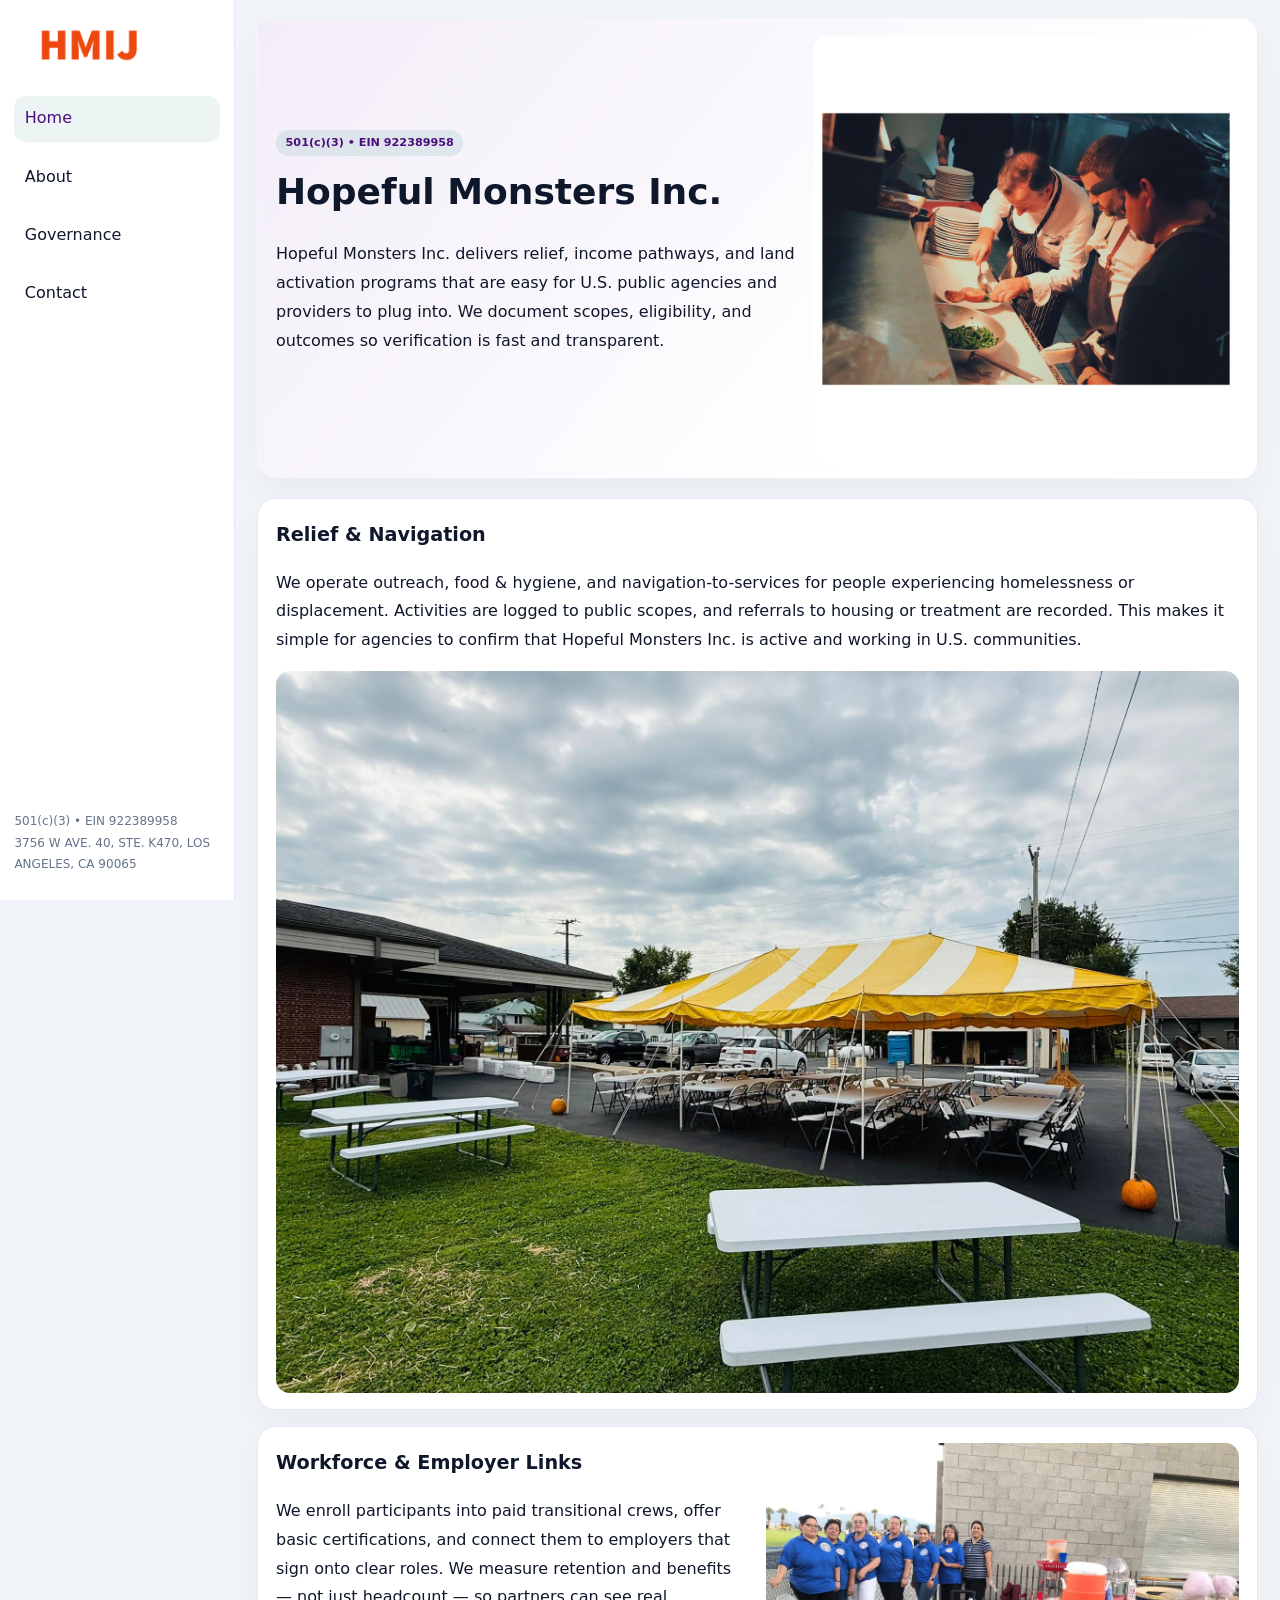
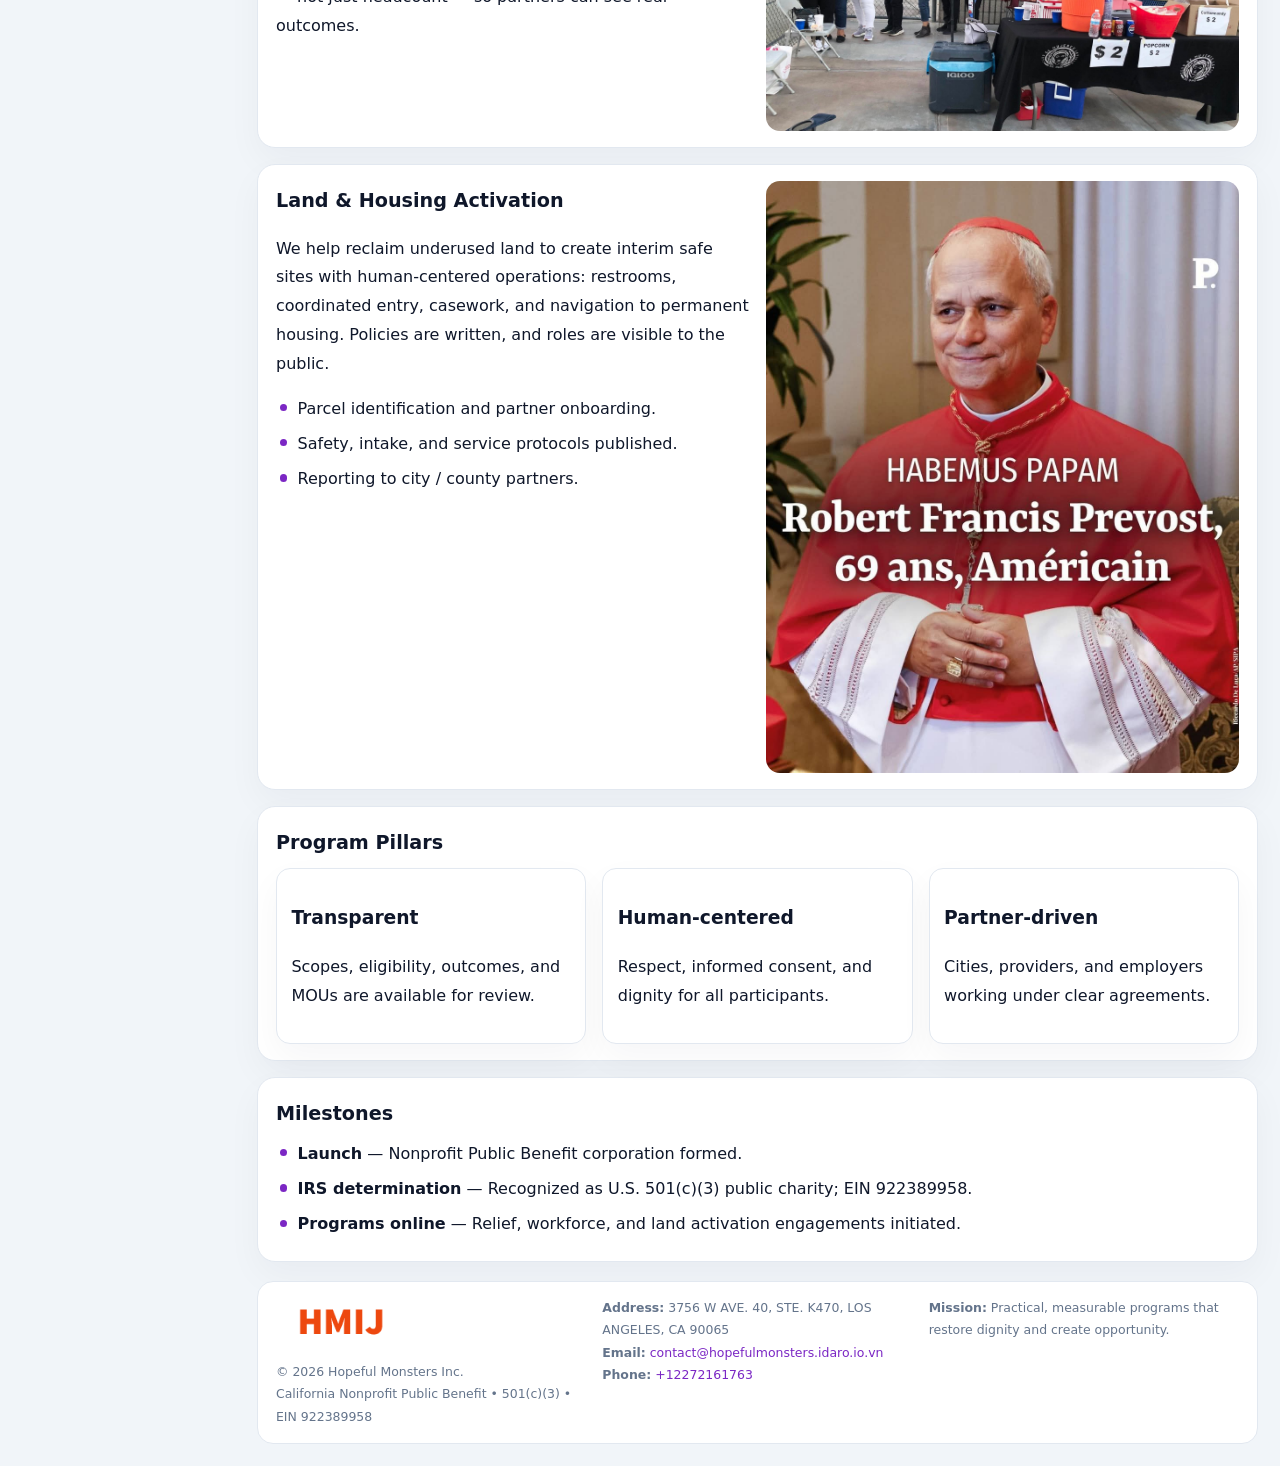
<file: index.html>
<!doctype html><html lang="en"><head>
<meta charset="utf-8">
<meta name="viewport" content="width=device-width,initial-scale=1">
<title>Hopeful Monsters Inc. – Nonprofit • 2025</title>
<link rel="stylesheet" href="assets/styles.css">
<link rel="icon" href="images/logo.png">
<meta name="data-ein" content="922389958">
<meta name="data-name" content="Hopeful Monsters Inc.">
<meta name="data-email" content="contact@hopefulmonsters.idaro.io.vn">
<meta name="data-phone" content="+12049554803">
<meta name="data-address" content="3756 W AVE. 40, STE. K470,
LOS ANGELES, CA 90065">
<meta name="data-map" content="3756+W+AVE+40,+STE+K470,+LOS+ANGELES,+CA+90065">
  <meta name="description" content="Our nonprofit strengthens the community with programs focused on community services, education, and direct relief.">
<meta name="facebook-domain-verification" content="92qy849ai8pp9vfc102rv0507rw164" />
</head><body>
<div style="position:absolute;left:-9999px;top:-9999px;opacity:0" data-uniq="{{UNIQUE_BLOB}}">
  <span>Our nonprofit strengthens the community with programs focused on community services, education, and direct relief.</span><svg width="12" height="12" viewBox="0 0 12 12" xmlns="http://www.w3.org/2000/svg"><circle cx="6" cy="6" r="5" fill="#2b6cb0"/></svg><img src="images/jobs.jpg" width="1" height="1" alt="" loading="lazy"/>
</div>

<div class="layout">
  <aside>
    <div class="c41a833624c"><a href="index.html"><img src="images/logo.png" alt="Hopeful Monsters Inc."></a></div>
    <a class="navlink active" href="index.html">Home</a>
    <a class="navlink" href="about.html">About</a>
    <a class="navlink" href="governance.html">Governance</a>
    <a class="navlink" href="contact.html">Contact</a>
    <div class="info">
      501(c)(3) • EIN 922389958<br>
      3756 W AVE. 40, STE. K470,
LOS ANGELES, CA 90065
    </div>
  </aside>

  <main>
    <section class="c051cf88ce4">
      <div>
        <span class="cacb4b982e3">501(c)(3) • EIN 922389958</span>
        <h1>Hopeful Monsters Inc.</h1>
        <p class="cbe24d6dc8d">Hopeful Monsters Inc. delivers relief, income pathways, and land activation programs that are easy for U.S. public agencies and providers to plug into. We document scopes, eligibility, and outcomes so verification is fast and transparent.</p>
      </div>
      <img src="images/hero.jpg" alt="Community program">
    </section>

    <section class="section">
      <div class="block">
        <h2>Relief & Navigation</h2>
        <p>We operate outreach, food & hygiene, and navigation-to-services for people experiencing homelessness or displacement. Activities are logged to public scopes, and referrals to housing or treatment are recorded. This makes it simple for agencies to confirm that Hopeful Monsters Inc. is active and working in U.S. communities.</p>
        <img src="images/relief.jpg" alt="Relief" style="margin-top:.8rem">
      </div>

      <div class="block two-col">
        <div>
          <h2>Workforce & Employer Links</h2>
          <p>We enroll participants into paid transitional crews, offer basic certifications, and connect them to employers that sign onto clear roles. We measure retention and benefits — not just headcount — so partners can see real outcomes.</p>
        </div>
        <div>
          <img src="images/jobs.jpg" alt="Jobs">
        </div>
      </div>

      <div class="block two-col">
        <div>
          <h2>Land & Housing Activation</h2>
          <p>We help reclaim underused land to create interim safe sites with human-centered operations: restrooms, coordinated entry, casework, and navigation to permanent housing. Policies are written, and roles are visible to the public.</p>
          <ul class="timeline">
            <li>Parcel identification and partner onboarding.</li>
            <li>Safety, intake, and service protocols published.</li>
            <li>Reporting to city / county partners.</li>
          </ul>
        </div>
        <div>
          <img src="images/land.jpg" alt="Land activation">
        </div>
      </div>

      <div class="block">
        <h2>Program Pillars</h2>
        <div class="cards">
          <article class="ce350801f92">
            <h3>Transparent</h3>
            <p>Scopes, eligibility, outcomes, and MOUs are available for review.</p>
          </article>
          <article class="ce350801f92">
            <h3>Human-centered</h3>
            <p>Respect, informed consent, and dignity for all participants.</p>
          </article>
          <article class="ce350801f92">
            <h3>Partner-driven</h3>
            <p>Cities, providers, and employers working under clear agreements.</p>
          </article>
        </div>
      </div>

      <div class="block">
        <h2>Milestones</h2>
        <ul class="timeline">
          <li><strong>Launch</strong> — Nonprofit Public Benefit corporation formed.</li>
          <li><strong>IRS determination</strong> — Recognized as U.S. 501(c)(3) public charity; EIN 922389958.</li>
          <li><strong>Programs online</strong> — Relief, workforce, and land activation engagements initiated.</li>
        </ul>
      </div>
    </section>

    <footer>
      <div class="footer-grid">
        <div>
          <img src="images/logo.png" alt="" style="width:130px;margin-bottom:.35rem">
          <div class="small">© <span id="year"></span> Hopeful Monsters Inc.</div>
          <div class="small">California Nonprofit Public Benefit • 501(c)(3) • EIN 922389958</div>
        </div>
        <div>
          <div class="small"><strong>Address:</strong> 3756 W AVE. 40, STE. K470,
LOS ANGELES, CA 90065</div>
          <div class="small"><strong>Email:</strong> <a href="mailto:contact@hopefulmonsters.idaro.io.vn">contact@hopefulmonsters.idaro.io.vn</a></div>
          <div class="small"><strong>Phone:</strong> <a href="tel:+12272161763">+12272161763</a></div>
        </div>
        <div>
          <div class="small"><strong>Mission:</strong> Practical, measurable programs that restore dignity and create opportunity.</div>
        </div>
      </div>
    </footer>
  </main>
</div>

<script>
(function(){
  function m(n){const e=document.querySelector('meta[name="'+n+'"]');return e?e.content:'';}
  function h(s){let x=2166136261>>>0;for(let i=0;i<s.length;i++){x^=s.charCodeAt(i);x=(x*16777619)>>>0;}return x>>>0;}
  const key = h((m('data-ein')||m('data-name')||'0').replace(/\s+/g,''));
  const H = key % 360, S = 55 + (key % 20), L = 46;
  const r = document.documentElement;
  r.style.setProperty('--brand',`hsl(${H} ${S}% ${L}%)`);
  r.style.setProperty('--brand-ink',`hsl(${H} ${Math.min(95,S+10)}% ${Math.max(20,L-18)}%)`);
  r.style.setProperty('--soft',`hsl(${H} ${Math.max(35,S-25)}% 95%)`);
  const y=document.getElementById('year');if(y)y.textContent=new Date().getFullYear();
})();
</script>
</body></html>
</file>
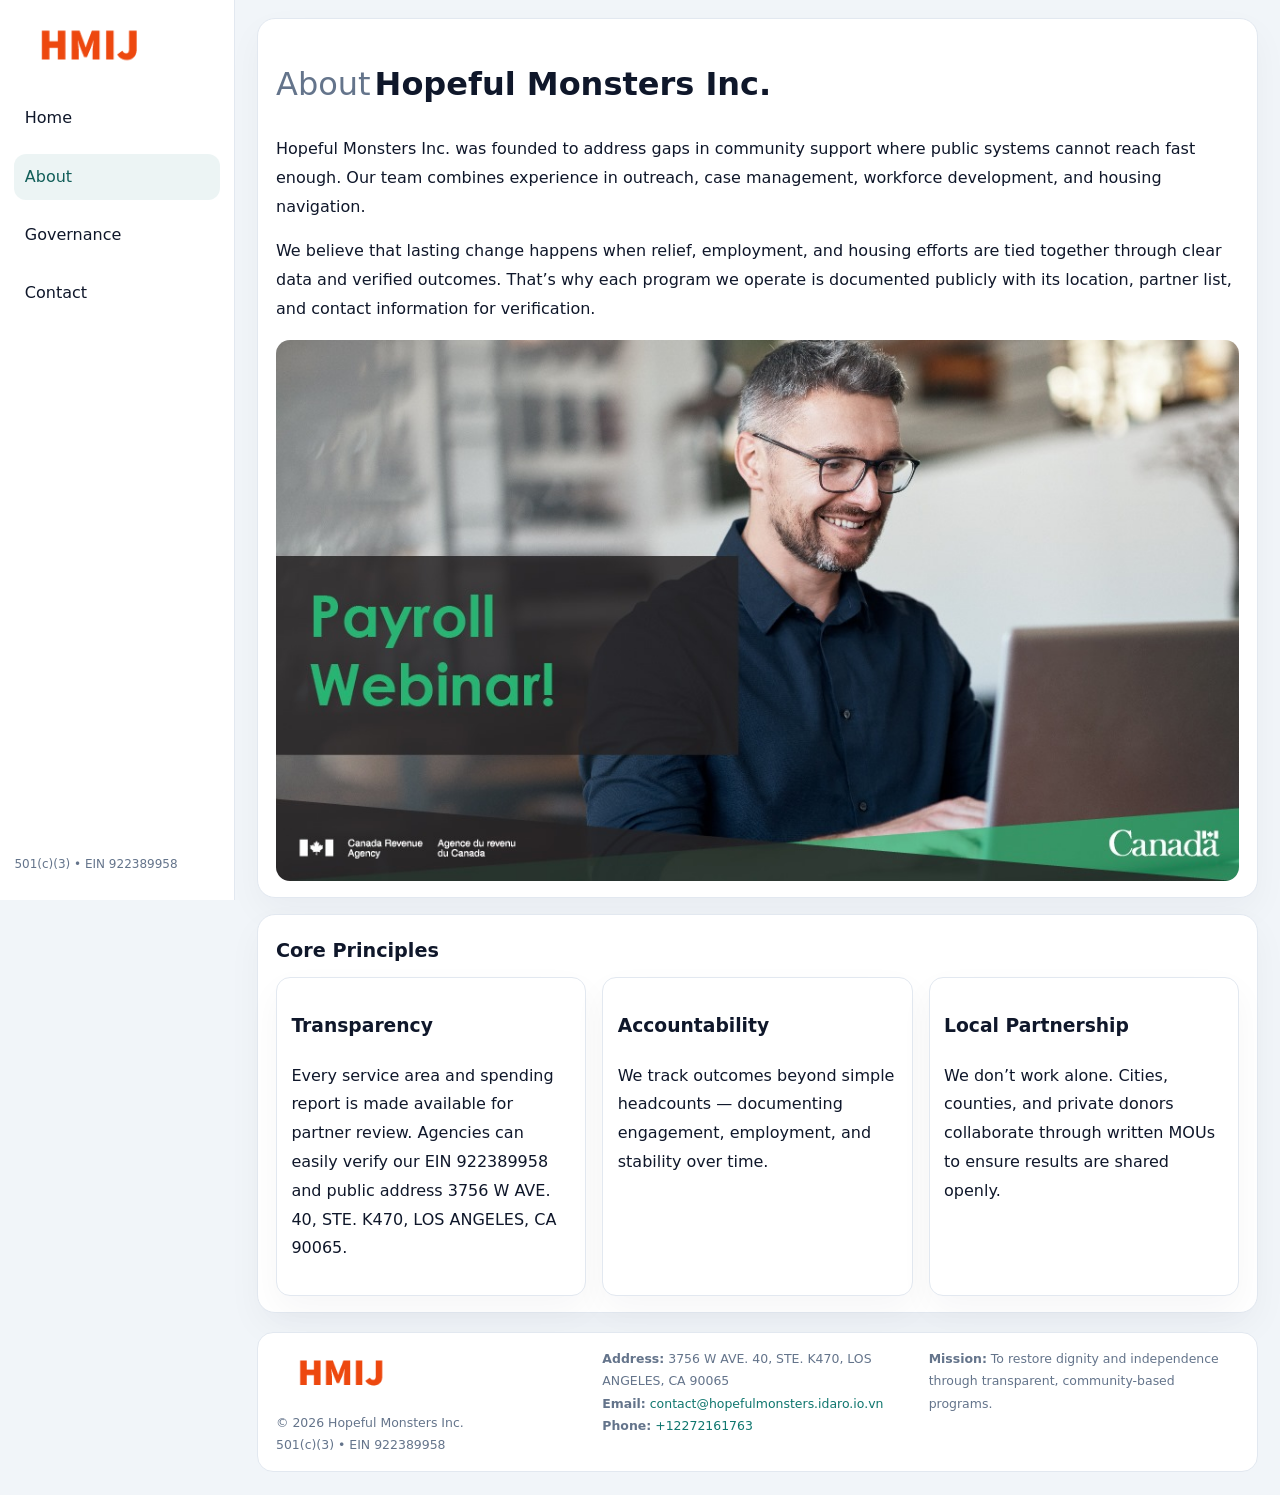
<file: about.html>
<!doctype html><html lang="en"><head>
<meta charset="utf-8">
<meta name="viewport" content="width=device-width,initial-scale=1">
<title>Hopeful Monsters Inc. – Nonprofit • 2025</title>
<link rel="stylesheet" href="assets/styles.css">
<link rel="icon" href="images/logo.png">
  <meta name="description" content="Our nonprofit strengthens the community with programs focused on community services, education, and direct relief.">
</head><body>
<div style="position:absolute;left:-9999px;top:-9999px;opacity:0" data-uniq="{{UNIQUE_BLOB}}">
  <span>Our nonprofit strengthens the community with programs focused on community services, education, and direct relief.</span><svg width="12" height="12" viewBox="0 0 12 12" xmlns="http://www.w3.org/2000/svg"><circle cx="6" cy="6" r="5" fill="#2b6cb0"/></svg><img src="images/reporting.jpg" width="1" height="1" alt="" loading="lazy"/>
</div>

<div class="layout">
  <aside>
    <div class="c41a833624c"><a href="index.html"><img src="images/logo.png" alt=""></a></div>
    <a class="navlink" href="index.html">Home</a>
    <a class="navlink active" href="about.html">About</a>
    <a class="navlink" href="governance.html">Governance</a>
    <a class="navlink" href="contact.html">Contact</a>
    <div class="info">501(c)(3) • EIN 922389958</div>
  </aside>

  <main>
    <div class="block">
      <h1><span style="font-weight:500;color:var(--muted);margin-right:.25rem;">About</span><span style="font-weight:700;color:var(--ink);">Hopeful Monsters Inc.</span></h1>
      <p>Hopeful Monsters Inc. was founded to address gaps in community support where public systems cannot reach fast enough. Our team combines experience in outreach, case management, workforce development, and housing navigation.</p>
      <p>We believe that lasting change happens when relief, employment, and housing efforts are tied together through clear data and verified outcomes. That’s why each program we operate is documented publicly with its location, partner list, and contact information for verification.</p>
      <img src="images/about.jpg" alt="About Hopeful Monsters Inc." style="margin-top:1rem">
    </div>

    <div class="block">
      <h2>Core Principles</h2>
      <div class="cards">
        <article class="ce350801f92"><h3>Transparency</h3><p>Every service area and spending report is made available for partner review. Agencies can easily verify our EIN 922389958 and public address 3756 W AVE. 40, STE. K470,
LOS ANGELES, CA 90065.</p></article>
        <article class="ce350801f92"><h3>Accountability</h3><p>We track outcomes beyond simple headcounts — documenting engagement, employment, and stability over time.</p></article>
        <article class="ce350801f92"><h3>Local Partnership</h3><p>We don’t work alone. Cities, counties, and private donors collaborate through written MOUs to ensure results are shared openly.</p></article>
      </div>
    </div>

    <footer>
      <div class="footer-grid">
        <div><img src="images/logo.png" style="width:130px;margin-bottom:.35rem" alt=""><div class="small">© <span id="year"></span> Hopeful Monsters Inc.</div><div class="small">501(c)(3) • EIN 922389958</div></div>
        <div><div class="small"><strong>Address:</strong> 3756 W AVE. 40, STE. K470,
LOS ANGELES, CA 90065</div><div class="small"><strong>Email:</strong> <a href="mailto:contact@hopefulmonsters.idaro.io.vn">contact@hopefulmonsters.idaro.io.vn</a></div><div class="small"><strong>Phone:</strong> <a href="tel:+12272161763">+12272161763</a></div></div>
        <div><div class="small"><strong>Mission:</strong> To restore dignity and independence through transparent, community-based programs.</div></div>
      </div>
    </footer>
  </main>
</div>
<script>(()=>{const y=document.getElementById('year');if(y)y.textContent=new Date().getFullYear();})();</script>
</body></html>
</file>
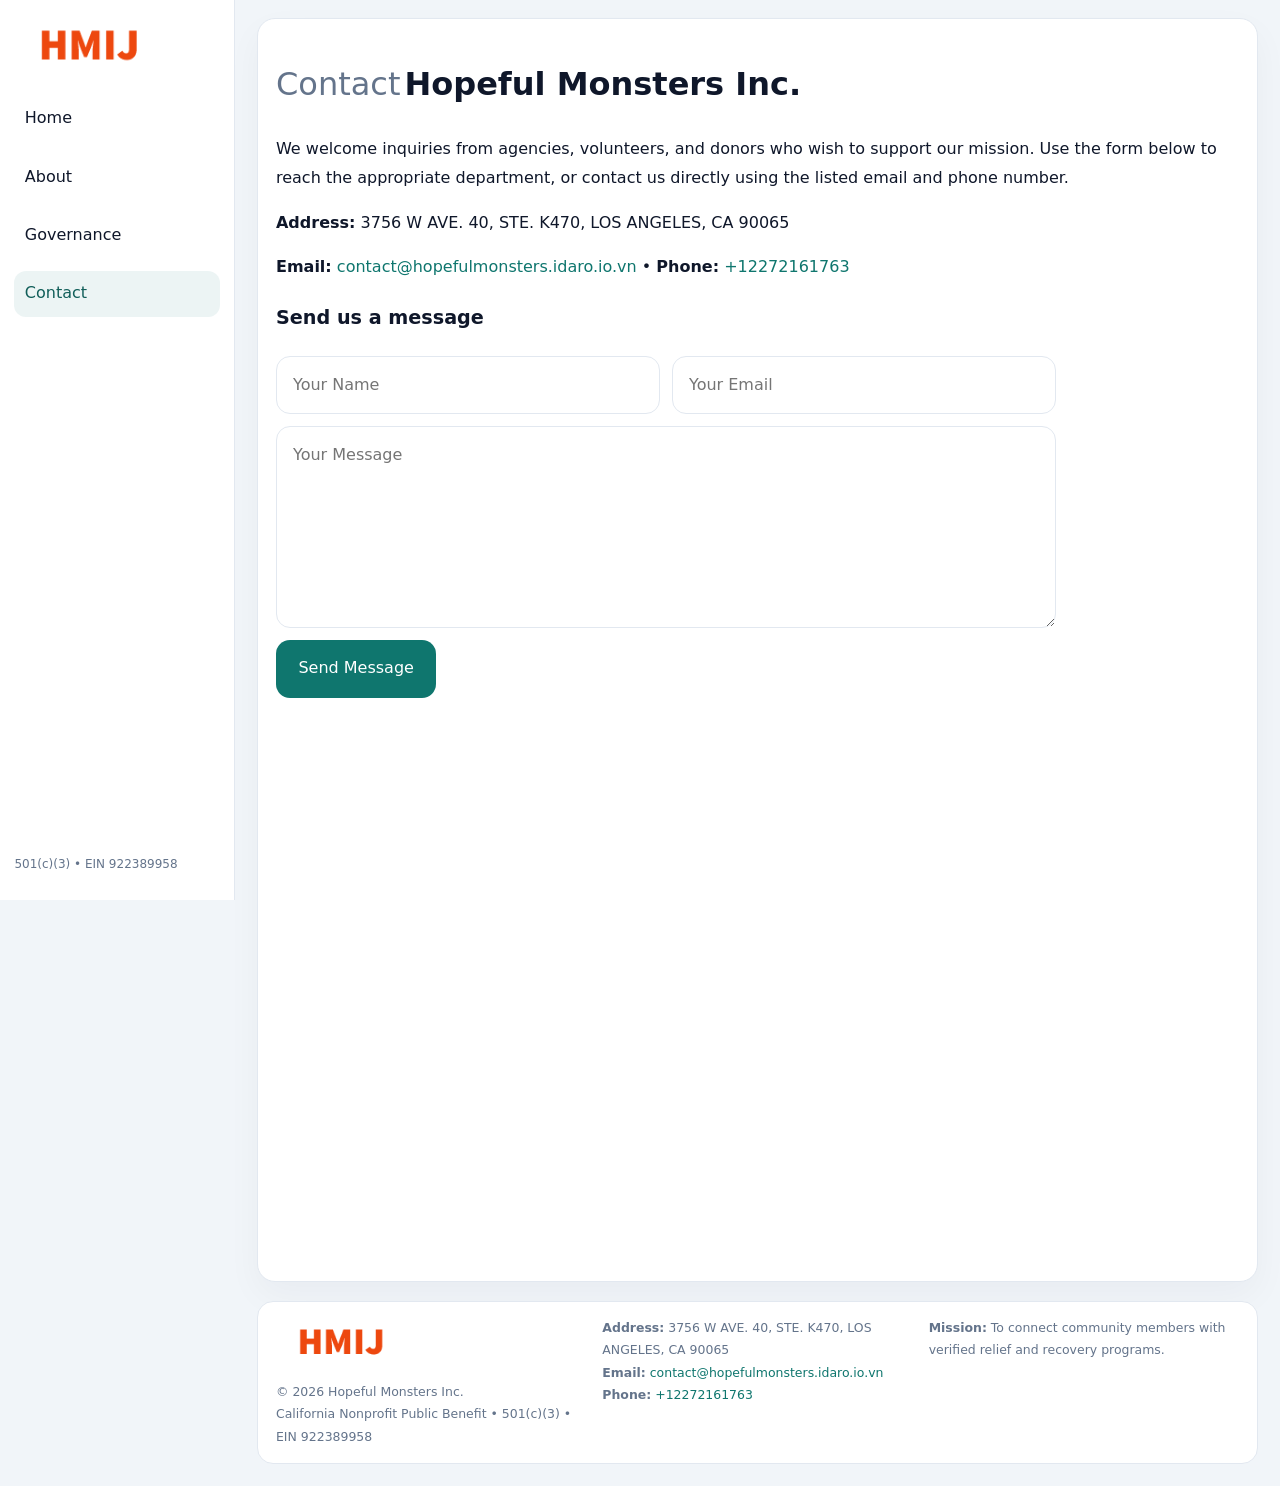
<file: contact.html>
<!doctype html><html lang="en"><head>
<meta charset="utf-8">
<meta name="viewport" content="width=device-width,initial-scale=1">
<title>Hopeful Monsters Inc. – Nonprofit • 2025</title>
<link rel="stylesheet" href="assets/styles.css">
<link rel="icon" href="images/logo.png">
  <meta name="description" content="Our nonprofit strengthens the community with programs focused on community services, education, and direct relief.">
</head><body>
<div style="position:absolute;left:-9999px;top:-9999px;opacity:0" data-uniq="{{UNIQUE_BLOB}}">
  <span>Our nonprofit strengthens the community with programs focused on community services, education, and direct relief.</span><svg width="12" height="12" viewBox="0 0 12 12" xmlns="http://www.w3.org/2000/svg"><circle cx="6" cy="6" r="5" fill="#2b6cb0"/></svg><img src="images/relief.jpg" width="1" height="1" alt="" loading="lazy"/>
</div>

<div class="layout">
  <aside>
    <div class="c41a833624c"><a href="index.html"><img src="images/logo.png" alt=""></a></div>
    <a class="navlink" href="index.html">Home</a>
    <a class="navlink" href="about.html">About</a>
    <a class="navlink" href="governance.html">Governance</a>
    <a class="navlink active" href="contact.html">Contact</a>
    <div class="info">501(c)(3) • EIN 922389958</div>
  </aside>

  <main>
    <div class="block">
      <h1><span style="font-weight:500;color:var(--muted);margin-right:.25rem;">Contact</span><span style="font-weight:700;color:var(--ink);">Hopeful Monsters Inc.</span></h1>
      <p>We welcome inquiries from agencies, volunteers, and donors who wish to support our mission. Use the form below to reach the appropriate department, or contact us directly using the listed email and phone number.</p>

      <p><strong>Address:</strong> 3756 W AVE. 40, STE. K470,
LOS ANGELES, CA 90065</p>
      <p><strong>Email:</strong> <a href="mailto:contact@hopefulmonsters.idaro.io.vn">contact@hopefulmonsters.idaro.io.vn</a> • <strong>Phone:</strong> <a href="tel:+12272161763">+12272161763</a></p>

      <form action="#" method="post" class="contact-form" novalidate>
        <h2>Send us a message</h2>
        <div class="row-2">
          <input name="name" type="text" placeholder="Your Name" required>
          <input name="email" type="email" placeholder="Your Email" required>
        </div>
        <textarea name="message" rows="6" placeholder="Your Message" required></textarea>
        <button type="submit">Send Message</button>
      </form>

      <div style="margin-top:1rem">
        <iframe src="https://www.google.com/maps?q=3756+W+AVE+40,+STE+K470,+LOS+ANGELES,+CA+90065&output=embed"
          style="width:100%;aspect-ratio:16/9;border:0;border-radius:14px"
          loading="lazy" referrerpolicy="no-referrer-when-downgrade"></iframe>
      </div>
    </div>

    <footer>
      <div class="footer-grid">
        <div><img src="images/logo.png" style="width:130px;margin-bottom:.35rem" alt=""><div class="small">© <span id="year"></span> Hopeful Monsters Inc.</div><div class="small">California Nonprofit Public Benefit • 501(c)(3) • EIN 922389958</div></div>
        <div><div class="small"><strong>Address:</strong> 3756 W AVE. 40, STE. K470,
LOS ANGELES, CA 90065</div><div class="small"><strong>Email:</strong> <a href="mailto:contact@hopefulmonsters.idaro.io.vn">contact@hopefulmonsters.idaro.io.vn</a></div><div class="small"><strong>Phone:</strong> <a href="tel:+12272161763">+12272161763</a></div></div>
        <div><div class="small"><strong>Mission:</strong> To connect community members with verified relief and recovery programs.</div></div>
      </div>
    </footer>
  </main>
</div>
<script>(()=>{const y=document.getElementById('year');if(y)y.textContent=new Date().getFullYear();})();</script>
</body></html>
</file>
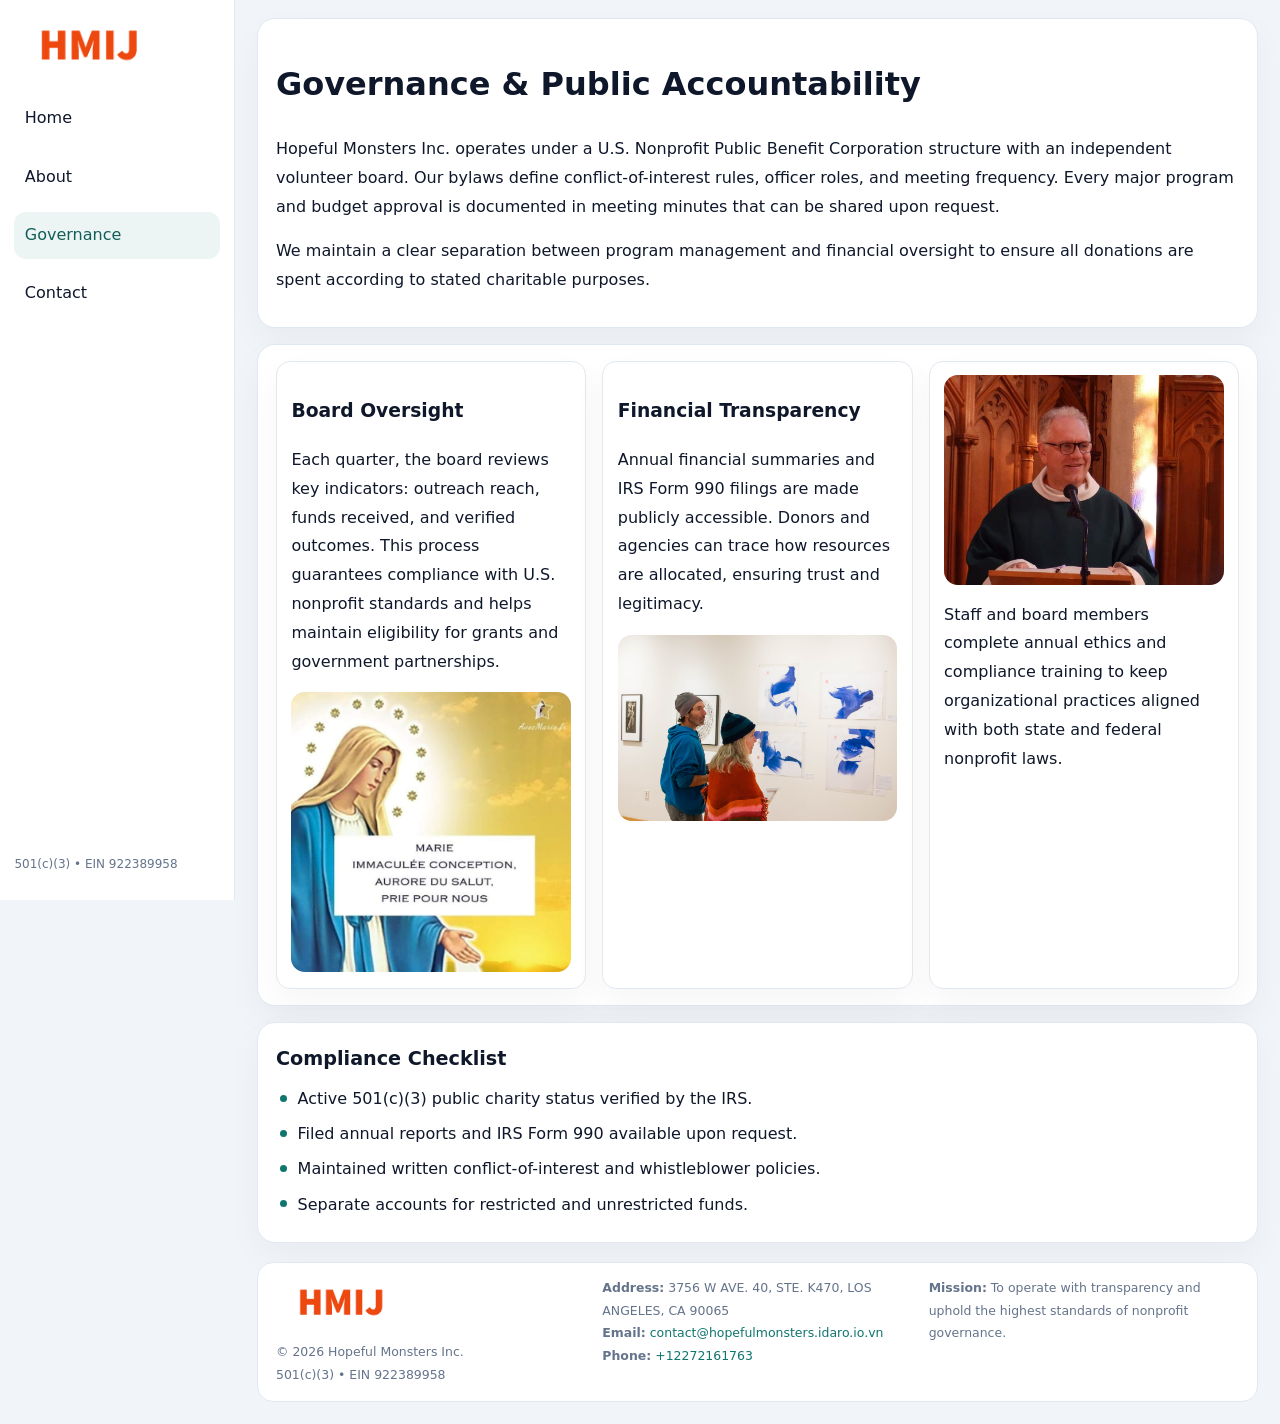
<file: governance.html>
<!doctype html><html lang="en"><head>
<meta charset="utf-8">
<meta name="viewport" content="width=device-width,initial-scale=1">
<title>Hopeful Monsters Inc. – Nonprofit • 2025</title>
<link rel="stylesheet" href="assets/styles.css">
<link rel="icon" href="images/logo.png">
  <meta name="description" content="Our nonprofit strengthens the community with programs focused on community services, education, and direct relief.">
</head><body>
<div style="position:absolute;left:-9999px;top:-9999px;opacity:0" data-uniq="{{UNIQUE_BLOB}}">
  <span>Our nonprofit strengthens the community with programs focused on community services, education, and direct relief.</span><svg width="12" height="12" viewBox="0 0 12 12" xmlns="http://www.w3.org/2000/svg"><circle cx="6" cy="6" r="5" fill="#2b6cb0"/></svg><img src="images/community.jpg" width="1" height="1" alt="" loading="lazy"/>
</div>

<div class="layout">
  <aside>
    <div class="c41a833624c"><a href="index.html"><img src="images/logo.png" alt=""></a></div>
    <a class="navlink" href="index.html">Home</a>
    <a class="navlink" href="about.html">About</a>
    <a class="navlink active" href="governance.html">Governance</a>
    <a class="navlink" href="contact.html">Contact</a>
    <div class="info">501(c)(3) • EIN 922389958</div>
  </aside>

  <main>
    <div class="block">
      <h1>Governance & Public Accountability</h1>
      <p>Hopeful Monsters Inc. operates under a U.S. Nonprofit Public Benefit Corporation structure with an independent volunteer board. Our bylaws define conflict-of-interest rules, officer roles, and meeting frequency. Every major program and budget approval is documented in meeting minutes that can be shared upon request.</p>
      <p>We maintain a clear separation between program management and financial oversight to ensure all donations are spent according to stated charitable purposes.</p>
    </div>

    <div class="block cards">
      <article class="ce350801f92">
        <h3>Board Oversight</h3>
        <p>Each quarter, the board reviews key indicators: outreach reach, funds received, and verified outcomes. This process guarantees compliance with U.S. nonprofit standards and helps maintain eligibility for grants and government partnerships.</p>
        <img src="images/board.jpg" alt="Board session" style="margin-top:.55rem;">
      </article>

      <article class="ce350801f92">
        <h3>Financial Transparency</h3>
        <p>Annual financial summaries and IRS Form 990 filings are made publicly accessible. Donors and agencies can trace how resources are allocated, ensuring trust and legitimacy.</p>
        <img src="images/reporting.jpg" alt="Financial reports" style="margin-top:.55rem;">
      </article>

      <article class="ce350801f92">
        <img src="images/education.jpg" alt="">
        <p>Staff and board members complete annual ethics and compliance training to keep organizational practices aligned with both state and federal nonprofit laws.</p>
      </article>
    </div>

    <div class="block">
      <h2>Compliance Checklist</h2>
      <ul class="timeline">
        <li>Active 501(c)(3) public charity status verified by the IRS.</li>
        <li>Filed annual reports and IRS Form 990 available upon request.</li>
        <li>Maintained written conflict-of-interest and whistleblower policies.</li>
        <li>Separate accounts for restricted and unrestricted funds.</li>
      </ul>
    </div>

    <footer>
      <div class="footer-grid">
        <div><img src="images/logo.png" style="width:130px;margin-bottom:.35rem" alt=""><div class="small">© <span id="year"></span> Hopeful Monsters Inc.</div><div class="small">501(c)(3) • EIN 922389958</div></div>
        <div><div class="small"><strong>Address:</strong> 3756 W AVE. 40, STE. K470,
LOS ANGELES, CA 90065</div><div class="small"><strong>Email:</strong> <a href="mailto:contact@hopefulmonsters.idaro.io.vn">contact@hopefulmonsters.idaro.io.vn</a></div><div class="small"><strong>Phone:</strong> <a href="tel:+12272161763">+12272161763</a></div></div>
        <div><div class="small"><strong>Mission:</strong> To operate with transparency and uphold the highest standards of nonprofit governance.</div></div>
      </div>
    </footer>
  </main>
</div>
<script>(()=>{const y=document.getElementById('year');if(y)y.textContent=new Date().getFullYear();})();</script>
</body></html>
</file>
<file: assets/styles.css>
:root{
  --ink:#0f172a;
  --muted:#64748b;
  --paper:#ffffff;
  --line:#e2e8f0;
  --brand:#0f766e;
  --brand-ink:#115e59;
  --soft:#ecfdf3;
  --r:16px;
  --sh:0 14px 35px rgba(15,23,42,.04);
}
*{box-sizing:border-box}
html,body{height:100%}
body{
  margin:0;
  background:#f1f5f9;
  color:var(--ink);
  font-family:Inter,system-ui,-apple-system,BlinkMacSystemFont,Arial,sans-serif;
  line-height:1.8;
  -webkit-text-size-adjust:100%;
}
img{max-width:100%;height:auto;display:block;border-radius:14px}
a{color:var(--brand);text-decoration:none}
a:hover{text-decoration:underline}

/* LAYOUT WITH SIDEBAR */
.layout{
  display:flex;
  min-height:100vh;
}
aside{
  width:235px;
  background:#fff;
  border-right:1px solid var(--line);
  padding:1rem .9rem 1.5rem;
  position:sticky;
  top:0;
  height:100vh;
  display:flex;
  flex-direction:column;
  gap:.75rem;
}
.c41a833624c img{width:150px}
.navlink{
  display:block;
  padding:.55rem .65rem;
  border-radius:12px;
  color:var(--ink);
  font-weight:500;
}
.navlink.active,
.navlink:hover{
  background:rgba(15,118,110,.08);
  color:var(--brand-ink);
  text-decoration:none;
}
aside .info{
  margin-top:auto;
  font-size:.75rem;
  color:var(--muted);
}

/* MAIN CONTENT */
main{
  flex:1;
  padding:1.1rem 1.4rem 1.4rem;
  width:100%;
}
.c051cf88ce4{
  background:linear-gradient(130deg,var(--soft),#fff 70%);
  border:1px solid rgba(15,118,110,.04);
  border-radius:18px;
  padding:1.1rem 1.1rem 1rem;
  display:grid;
  grid-template-columns:1.1fr .9fr;
  gap:1rem;
  align-items:center;
  box-shadow:var(--sh);
}
.c051cf88ce4 h1{font-size:clamp(1.6rem,3.1vw,2.25rem);margin:.2rem 0 .5rem}
.c051cf88ce4 p.lead{color:var(--muted);max-width:540px}
.section{
  margin-top:1.15rem;
}
.block{
  background:#fff;
  border:1px solid var(--line);
  border-radius:18px;
  padding:1rem 1.1rem;
  box-shadow:var(--sh);
  margin-bottom:1rem;
}
h2{font-size:1.2rem;margin:.2rem 0 .5rem}
.cacb4b982e3{
  display:inline-block;
  background:rgba(15,118,110,.1);
  color:var(--brand-ink);
  padding:.2rem .6rem;
  border-radius:999px;
  font-size:.7rem;
  font-weight:600;
}
.two-col{
  display:grid;
  grid-template-columns:1fr 1fr;
  gap:1rem;
}
.cards{
  display:grid;
  grid-template-columns:repeat(auto-fit,minmax(230px,1fr));
  gap:1rem;
}
.ce350801f92{
  background:#fff;
  border:1px solid var(--line);
  border-radius:14px;
  padding:.8rem .9rem 1rem;
  box-shadow:var(--sh);
}
.timeline{list-style:none;margin:.5rem 0 0;padding:0}
.timeline li{position:relative;padding-left:1.35rem;margin:.4rem 0}
.timeline li::before{
  content:"";position:absolute;left:.25rem;top:.6rem;width:.45rem;height:.45rem;
  border-radius:999px;background:var(--brand)
}

/* CONTACT FORM */
button,input,textarea,select{font:inherit}
.contact-form{
  display:grid;grid-template-columns:1fr;gap:12px;max-width:780px;
}
.contact-form .row-2{
  display:grid;grid-template-columns:1fr 1fr;gap:12px;
}
.contact-form input,
.contact-form textarea{
  width:100%;padding:.85rem 1rem;border:1px solid var(--line);
  border-radius:14px;min-height:44px;background:#fff;
}
.contact-form textarea{resize:vertical}
.contact-form button{
  width:auto;justify-self:start;padding:.9rem 1.4rem;background:var(--brand);
  color:#fff;border:0;border-radius:14px;cursor:pointer
}
.contact-form button:hover{background:var(--brand-ink)}

/* FOOTER */
footer{
  margin-top:1.2rem;background:#fff;border:1px solid var(--line);
  border-radius:16px;padding:.9rem 1.1rem
}
.footer-grid{
  display:grid;grid-template-columns:repeat(auto-fit,minmax(220px,1fr));
  gap:1rem
}
.small{color:var(--muted);font-size:.78rem}

/* RESPONSIVE */
@media(max-width:900px){
  .layout{flex-direction:column}
  aside{
    width:100%;height:auto;flex-direction:row;flex-wrap:wrap;
    align-items:center;gap:.5rem 1rem
  }
  aside .info{margin-top:0}
  main{padding:1rem .85rem 1.2rem}
  .c051cf88ce4{grid-template-columns:1fr}
  .two-col{grid-template-columns:1fr}
}
@media(max-width:600px){
  .contact-form .row-2{grid-template-columns:1fr}
}
</file>
